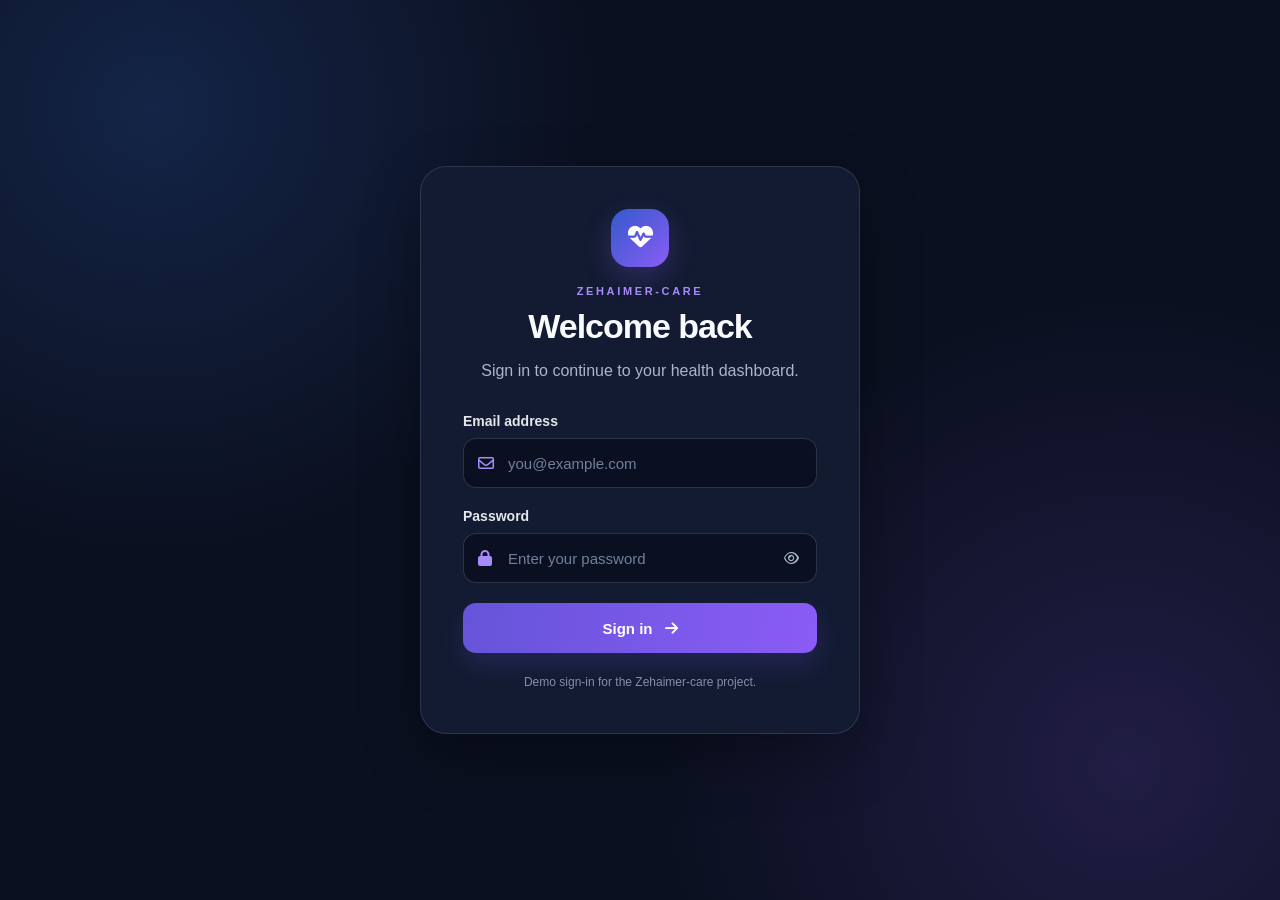
<file: Zehaimer-care-redesign/doma/index.html>
<!DOCTYPE html>
<html lang="en">
<head>
  <meta charset="UTF-8">
  <meta name="viewport" content="width=device-width, initial-scale=1.0">
  <meta name="theme-color" content="#0b1020">
  <title>Sign in | Zehaimer-care</title>
  <link rel="stylesheet" href="login/style.css">
  <link rel="stylesheet" href="https://cdnjs.cloudflare.com/ajax/libs/font-awesome/6.5.2/css/all.min.css">
</head>
<body class="login-page">
  <main class="login-card">
    <div class="brand-mark" aria-hidden="true"><i class="fa-solid fa-heart-pulse"></i></div>
    <p class="eyebrow">ZEHAIMER-CARE</p>
    <h1>Welcome back</h1>
    <p class="subtitle">Sign in to continue to your health dashboard.</p>

    <form id="loginForm" novalidate>
      <div class="input-group">
        <label for="email">Email address</label>
        <div class="input-wrap"><i class="fa-regular fa-envelope" aria-hidden="true"></i><input type="email" id="email" autocomplete="username" placeholder="you@example.com" required></div>
        <small id="emailError" class="error" aria-live="polite"></small>
      </div>
      <div class="input-group">
        <label for="password">Password</label>
        <div class="input-wrap password-wrap"><i class="fa-solid fa-lock" aria-hidden="true"></i><input type="password" id="password" autocomplete="current-password" placeholder="Enter your password" required><button type="button" id="togglePassword" class="toggle-password" aria-label="Show password"><i class="fa-regular fa-eye"></i></button></div>
        <small id="passwordError" class="error" aria-live="polite"></small>
      </div>
      <button type="submit" class="primary-button">Sign in <i class="fa-solid fa-arrow-right" aria-hidden="true"></i></button>
      <p class="form-note">Demo sign-in for the Zehaimer-care project.</p>
    </form>
  </main>
  <script src="login/main.js"></script>
</body>
</html>
</file>
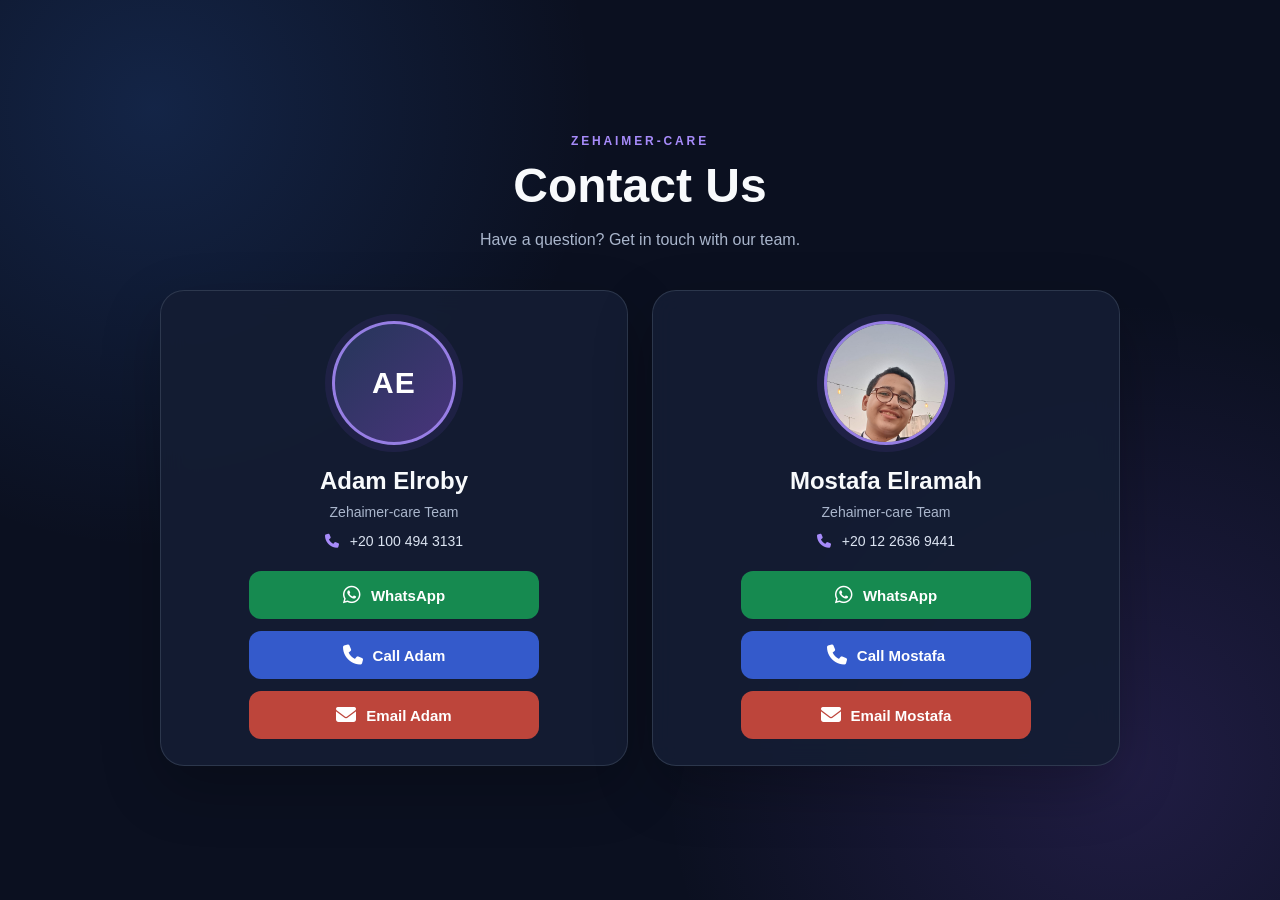
<file: Zehaimer-care-redesign/doma/contact us/contact.html>
<!DOCTYPE html>
<html lang="en">
<head>
    <meta charset="UTF-8">
    <meta name="viewport" content="width=device-width, initial-scale=1.0">
    <meta name="theme-color" content="#0b1020">
    <title>Contact Us | Zehaimer-care</title>
    <link rel="stylesheet" href="style.css">
    <link rel="stylesheet" href="https://cdnjs.cloudflare.com/ajax/libs/font-awesome/6.5.2/css/all.min.css">
</head>
<body>
    <main class="contact-container">
        <header class="page-heading">
            <p class="eyebrow">ZEHAIMER-CARE</p>
            <h1>Contact Us</h1>
            <p class="intro">Have a question? Get in touch with our team.</p>
        </header>

        <section class="contact-grid" aria-label="Contact team members">
            <article class="profile-card">
                <div class="profile-photo" aria-label="Adam Elroby profile image">
                    <span class="photo-fallback" aria-hidden="true">AE</span>
                </div>
                <h2>Adam Elroby</h2>
                <p class="role">Zehaimer-care Team</p>
                <p class="phone-line"><i class="fa-solid fa-phone" aria-hidden="true"></i> +20 100 494 3131</p>
                <div class="contact-actions">
                    <a href="https://wa.me/201004943131" target="_blank" rel="noopener noreferrer" class="contact-button whatsapp">
                        <i class="fab fa-whatsapp" aria-hidden="true"></i><span>WhatsApp</span>
                    </a>
                    <a href="tel:+201004943131" class="contact-button call">
                        <i class="fa-solid fa-phone" aria-hidden="true"></i><span>Call Adam</span>
                    </a>
                    <a href="mailto:adamelroby2011@gmail.com" class="contact-button gmail">
                        <i class="fas fa-envelope" aria-hidden="true"></i><span>Email Adam</span>
                    </a>
                </div>
            </article>

            <article class="profile-card">
                <div class="profile-photo">
                    <img src="images/mostafa-elramah.jpg" alt="Mostafa Elramah">
                </div>
                <h2>Mostafa Elramah</h2>
                <p class="role">Zehaimer-care Team</p>
                <p class="phone-line"><i class="fa-solid fa-phone" aria-hidden="true"></i> +20 12 2636 9441</p>
                <div class="contact-actions">
                    <a href="https://wa.me/201226369441" target="_blank" rel="noopener noreferrer" class="contact-button whatsapp">
                        <i class="fab fa-whatsapp" aria-hidden="true"></i><span>WhatsApp</span>
                    </a>
                    <a href="tel:+201226369441" class="contact-button call">
                        <i class="fa-solid fa-phone" aria-hidden="true"></i><span>Call Mostafa</span>
                    </a>
                    <a href="mailto:elrammah06@gmail.com" class="contact-button gmail">
                        <i class="fas fa-envelope" aria-hidden="true"></i><span>Email Mostafa</span>
                    </a>
                </div>
            </article>
        </section>
    </main>
</body>
</html>
</file>
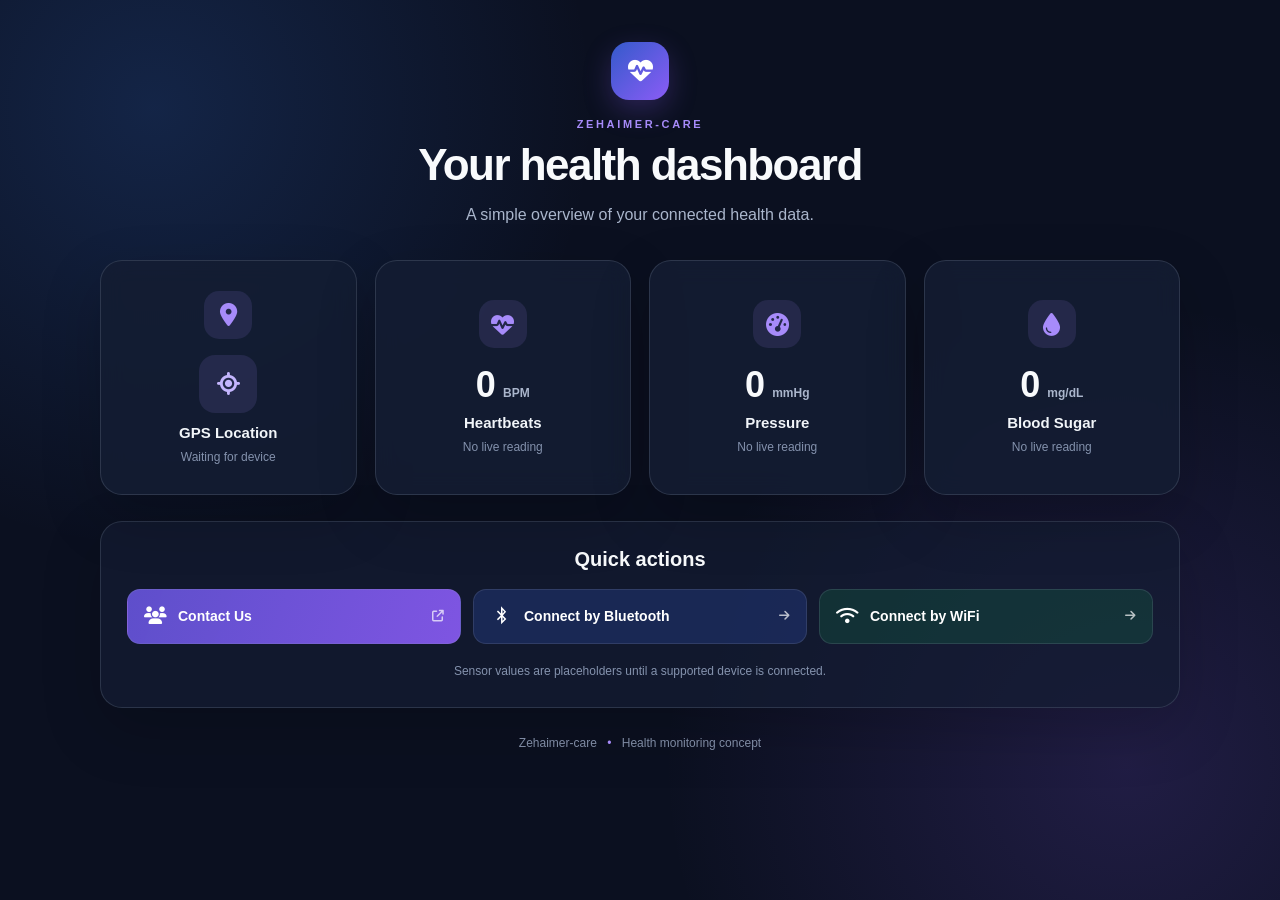
<file: Zehaimer-care-redesign/doma/main page/main.html>
<!DOCTYPE html>
<html lang="en">
<head>
  <meta charset="UTF-8">
  <meta name="viewport" content="width=device-width, initial-scale=1.0">
  <meta name="theme-color" content="#0b1020">
  <title>Dashboard | Zehaimer-care</title>
  <link rel="stylesheet" href="style.css">
  <link rel="stylesheet" href="https://cdnjs.cloudflare.com/ajax/libs/font-awesome/6.5.2/css/all.min.css">
</head>
<body>
  <main class="dashboard-shell">
    <header class="dashboard-header">
      <div class="brand-icon"><i class="fa-solid fa-heart-pulse" aria-hidden="true"></i></div>
      <p class="eyebrow">ZEHAIMER-CARE</p>
      <h1>Your health dashboard</h1>
      <p class="intro">A simple overview of your connected health data.</p>
    </header>

    <section class="data-container" aria-label="Health measurements">
      <article class="data-item gps">
        <div class="data-icon"><i class="fa-solid fa-location-dot" aria-hidden="true"></i></div>
        <div class="gps-placeholder" aria-label="GPS location not connected"><i class="fa-solid fa-location-crosshairs" aria-hidden="true"></i></div>
        <div class="data-label">GPS Location</div>
        <p class="data-status">Waiting for device</p>
      </article>
      <article class="data-item heartbeats">
        <div class="data-icon"><i class="fa-solid fa-heart-pulse" aria-hidden="true"></i></div>
        <div class="data-value">0 <span>BPM</span></div>
        <div class="data-label">Heartbeats</div>
        <p class="data-status">No live reading</p>
      </article>
      <article class="data-item pressure">
        <div class="data-icon"><i class="fa-solid fa-gauge-high" aria-hidden="true"></i></div>
        <div class="data-value">0 <span>mmHg</span></div>
        <div class="data-label">Pressure</div>
        <p class="data-status">No live reading</p>
      </article>
      <article class="data-item sugar">
        <div class="data-icon"><i class="fa-solid fa-droplet" aria-hidden="true"></i></div>
        <div class="data-value">0 <span>mg/dL</span></div>
        <div class="data-label">Blood Sugar</div>
        <p class="data-status">No live reading</p>
      </article>
    </section>

    <section class="actions-panel" aria-label="Site actions">
      <h2>Quick actions</h2>
      <div class="bottom-section">
        <a href="../contact%20us/contact.html" class="action-button contact-us"><i class="fa-solid fa-users" aria-hidden="true"></i><span>Contact Us</span><i class="fa-solid fa-arrow-up-right-from-square arrow" aria-hidden="true"></i></a>
        <button type="button" id="bluetoothButton" class="action-button bluetooth"><i class="fa-brands fa-bluetooth-b" aria-hidden="true"></i><span>Connect by Bluetooth</span><i class="fa-solid fa-arrow-right arrow" aria-hidden="true"></i></button>
        <button type="button" id="wifiButton" class="action-button wifi"><i class="fa-solid fa-wifi" aria-hidden="true"></i><span>Connect by WiFi</span><i class="fa-solid fa-arrow-right arrow" aria-hidden="true"></i></button>
      </div>
      <p class="dashboard-note">Sensor values are placeholders until a supported device is connected.</p>
    </section>
    <footer class="dashboard-footer">Zehaimer-care <span>•</span> Health monitoring concept</footer>
  </main>
  <script src="main.js"></script>
</body>
</html>
</file>
<file: Zehaimer-care-redesign/doma/login/style.css>
:root {
  color-scheme: dark;
  --page-bg: #0b1020;
  --card-bg: rgba(20, 29, 51, .92);
  --card-border: rgba(148, 163, 184, .20);
  --text: #f8fafc;
  --muted: #aab6cc;
  --accent: #a78bfa;
  --accent-strong: #8b5cf6;
  --danger: #fca5a5;
}
* { box-sizing: border-box; }
body {
  min-height: 100vh; margin: 0; padding: 28px 16px; display: grid; place-items: center;
  font-family: Arial, Helvetica, sans-serif; color: var(--text);
  background: radial-gradient(circle at 12% 12%, rgba(59,130,246,.18), transparent 32%),
              radial-gradient(circle at 88% 85%, rgba(139,92,246,.17), transparent 34%), var(--page-bg);
}
.login-card {
  width: min(100%, 440px); padding: clamp(26px, 5vw, 42px); border: 1px solid var(--card-border);
  border-radius: 26px; background: var(--card-bg); box-shadow: 0 22px 60px rgba(0,0,0,.3); backdrop-filter: blur(12px);
}
.brand-mark { width: 58px; height: 58px; margin: 0 auto 18px; display: grid; place-items: center; border-radius: 18px; color: white; font-size: 25px; background: linear-gradient(135deg,#345acb,#8b5cf6); box-shadow: 0 10px 28px rgba(139,92,246,.25); }
.eyebrow { margin: 0 0 10px; text-align: center; color: var(--accent); font-size: 11px; font-weight: 800; letter-spacing: .24em; }
h1 { margin: 0; text-align: center; font-size: clamp(28px, 6vw, 34px); letter-spacing: -.03em; }
.subtitle { margin: 12px 0 30px; color: var(--muted); text-align: center; line-height: 1.6; }
.input-group { margin-bottom: 20px; }
label { display: block; margin-bottom: 9px; color: #e5e7eb; font-size: 14px; font-weight: 700; }
.input-wrap { position: relative; display: flex; align-items: center; }
.input-wrap > i { position: absolute; left: 15px; color: var(--accent); pointer-events: none; }
input { width: 100%; min-height: 50px; padding: 13px 46px 13px 44px; border: 1px solid rgba(148,163,184,.24); border-radius: 13px; outline: none; color: var(--text); background: rgba(7,12,26,.62); font-size: 15px; transition: border-color .18s, box-shadow .18s; }
input::placeholder { color: #71809b; }
input:focus { border-color: var(--accent); box-shadow: 0 0 0 3px rgba(167,139,250,.13); }
.toggle-password { position: absolute; right: 8px; top: 7px; width: 36px; height: 36px; border: 0; border-radius: 9px; color: var(--muted); background: transparent; cursor: pointer; }
.toggle-password:hover { color: white; background: rgba(167,139,250,.12); }
.error { display: none; margin-top: 7px; color: var(--danger); font-size: 12px; }
.primary-button { display: flex; align-items: center; justify-content: center; gap: 12px; width: 100%; min-height: 50px; margin-top: 8px; border: 0; border-radius: 13px; color: white; background: linear-gradient(100deg,#6554d9,#8b5cf6); box-shadow: 0 12px 24px rgba(99,82,217,.2); font-size: 15px; font-weight: 800; cursor: pointer; transition: transform .18s, filter .18s; }
.primary-button:hover { transform: translateY(-2px); filter: brightness(1.08); }
.form-note { margin: 20px 0 0; color: #8390a8; text-align: center; font-size: 12px; line-height: 1.5; }
@media (prefers-reduced-motion: reduce) { *, *::before, *::after { transition: none !important; } }
</file>
<file: Zehaimer-care-redesign/doma/contact us/style.css>
:root {
    color-scheme: dark;
    --page-bg: #0b1020;
    --card-bg: rgba(20, 29, 51, 0.90);
    --card-border: rgba(148, 163, 184, 0.20);
    --text: #f8fafc;
    --muted: #aab6cc;
    --accent: #a78bfa;
}

* { box-sizing: border-box; }

body {
    min-height: 100vh;
    margin: 0;
    padding: 48px 20px;
    display: flex;
    justify-content: center;
    align-items: center;
    font-family: Arial, Helvetica, sans-serif;
    color: var(--text);
    background:
        radial-gradient(circle at 12% 12%, rgba(59, 130, 246, 0.18), transparent 32%),
        radial-gradient(circle at 88% 85%, rgba(139, 92, 246, 0.17), transparent 34%),
        var(--page-bg);
}

.contact-container {
    width: min(100%, 960px);
    margin: auto;
    text-align: center;
}

.page-heading { margin: 0 auto 38px; }
.eyebrow {
    margin: 0 0 12px;
    color: var(--accent);
    font-size: 12px;
    font-weight: 800;
    letter-spacing: 0.24em;
}
.page-heading h1 {
    margin: 0;
    color: var(--text);
    font-size: clamp(34px, 5vw, 48px);
    line-height: 1.1;
}
.intro {
    margin: 14px 0 0;
    color: var(--muted);
    font-size: 16px;
    line-height: 1.6;
}

.contact-grid {
    display: grid;
    grid-template-columns: repeat(2, minmax(0, 1fr));
    gap: 24px;
    align-items: stretch;
}
.profile-card {
    min-width: 0;
    display: flex;
    flex-direction: column;
    align-items: center;
    padding: 30px 24px 26px;
    border: 1px solid var(--card-border);
    border-radius: 24px;
    background: var(--card-bg);
    box-shadow: 0 22px 60px rgba(0, 0, 0, 0.24);
    backdrop-filter: blur(12px);
}
.profile-photo {
    position: relative;
    display: grid;
    place-items: center;
    width: 124px;
    height: 124px;
    margin-bottom: 20px;
    overflow: hidden;
    border: 3px solid rgba(167, 139, 250, 0.85);
    border-radius: 50%;
    background: linear-gradient(135deg, #253659, #49347c);
    box-shadow: 0 0 0 7px rgba(139, 92, 246, 0.10);
}
.profile-photo img {
    position: absolute;
    inset: 0;
    z-index: 1;
    width: 100%;
    height: 100%;
    object-fit: cover;
    object-position: center 35%;
}
.photo-fallback {
    display: grid;
    place-items: center;
    color: #fff;
    font-size: 30px;
    font-weight: 800;
    letter-spacing: 0.04em;
}
.profile-card h2 {
    margin: 0;
    font-size: 24px;
    line-height: 1.3;
}
.role {
    margin: 8px 0 13px;
    color: var(--muted);
    font-size: 14px;
}
.phone-line {
    margin: 0 0 22px;
    color: #dce4f2;
    font-size: 14px;
}
.phone-line i { margin-right: 7px; color: var(--accent); }
.contact-actions {
    width: 100%;
    display: flex;
    flex-direction: column;
    align-items: center;
    gap: 12px;
    margin-top: auto;
}
.contact-button {
    width: min(100%, 290px);
    min-height: 48px;
    display: inline-flex;
    justify-content: center;
    align-items: center;
    gap: 10px;
    padding: 12px 18px;
    border: 1px solid transparent;
    border-radius: 12px;
    color: #fff;
    text-decoration: none;
    font-size: 15px;
    font-weight: 700;
    transition: transform 160ms ease, filter 160ms ease, box-shadow 160ms ease;
}
.contact-button:hover {
    transform: translateY(-2px);
    filter: brightness(1.08);
    box-shadow: 0 8px 22px rgba(0, 0, 0, 0.18);
}
.contact-button:focus-visible { outline: 3px solid #c4b5fd; outline-offset: 3px; }
.contact-button i { font-size: 20px; }
.contact-button.whatsapp { background: #168a50; }
.contact-button.call { background: #345acb; }
.contact-button.gmail { background: #bd453b; }

@media (max-width: 640px) {
    body { align-items: flex-start; padding: 34px 16px; }
    .page-heading { margin-bottom: 28px; }
    .contact-grid { grid-template-columns: 1fr; gap: 18px; }
    .profile-card { padding: 26px 20px 24px; }
}
</file>
<file: Zehaimer-care-redesign/doma/main page/style.css>
:root {
  color-scheme: dark;
  --page-bg: #0b1020;
  --card-bg: rgba(20, 29, 51, .88);
  --card-border: rgba(148, 163, 184, .20);
  --text: #f8fafc;
  --muted: #aab6cc;
  --accent: #a78bfa;
}
* { box-sizing: border-box; }
body {
  min-height: 100vh; margin: 0; padding: 42px 20px 26px; font-family: Arial, Helvetica, sans-serif; color: var(--text);
  background: radial-gradient(circle at 12% 12%, rgba(59,130,246,.18), transparent 32%),
              radial-gradient(circle at 88% 85%, rgba(139,92,246,.17), transparent 34%), var(--page-bg);
}
.dashboard-shell { width: min(100%, 1080px); margin: 0 auto; }
.dashboard-header { text-align: center; margin: 0 auto 32px; }
.brand-icon { display: grid; place-items: center; width: 58px; height: 58px; margin: 0 auto 18px; border-radius: 18px; color: #fff; font-size: 25px; background: linear-gradient(135deg,#345acb,#8b5cf6); box-shadow: 0 10px 28px rgba(139,92,246,.25); }
.eyebrow { margin: 0 0 10px; color: var(--accent); font-size: 11px; font-weight: 800; letter-spacing: .24em; }
h1 { margin: 0; font-size: clamp(30px, 5vw, 44px); letter-spacing: -.035em; }
.intro { margin: 12px 0 0; color: var(--muted); line-height: 1.6; }
.data-container { display: grid; grid-template-columns: repeat(4, minmax(0, 1fr)); gap: 18px; }
.data-item { min-width: 0; min-height: 235px; display: flex; flex-direction: column; align-items: center; justify-content: center; padding: 24px 18px; border: 1px solid var(--card-border); border-radius: 22px; text-align: center; background: var(--card-bg); box-shadow: 0 22px 60px rgba(0,0,0,.20); backdrop-filter: blur(12px); transition: transform .18s, border-color .18s; }
.data-item:hover { transform: translateY(-3px); border-color: rgba(167,139,250,.5); }
.data-icon { display: grid; place-items: center; width: 48px; height: 48px; margin-bottom: 16px; border-radius: 15px; color: var(--accent); background: rgba(167,139,250,.12); font-size: 23px; }
.gps-placeholder { display: grid; place-items: center; width: 58px; height: 58px; margin-bottom: 11px; border-radius: 16px; color: #c4b5fd; background: rgba(167,139,250,.12); font-size: 23px; }
.data-value { margin: 0 0 8px; font-size: clamp(27px, 3vw, 36px); font-weight: 800; letter-spacing: -.04em; }
.data-value span { color: var(--muted); font-size: 12px; font-weight: 700; letter-spacing: 0; }
.data-label { color: #f1f5f9; font-size: 15px; font-weight: 700; }
.data-status { margin: 9px 0 0; color: #8492ad; font-size: 12px; }
.actions-panel { margin-top: 26px; padding: 26px; border: 1px solid var(--card-border); border-radius: 22px; background: rgba(20,29,51,.72); box-shadow: 0 22px 60px rgba(0,0,0,.18); }
.actions-panel h2 { margin: 0 0 18px; text-align: center; font-size: 20px; }
.bottom-section { display: grid; grid-template-columns: repeat(3, minmax(0,1fr)); gap: 12px; }
.action-button { min-width: 0; min-height: 55px; display: flex; align-items: center; justify-content: flex-start; gap: 12px; padding: 14px 16px; border: 1px solid rgba(148,163,184,.18); border-radius: 13px; color: #fff; text-align: left; text-decoration: none; font: inherit; font-size: 14px; font-weight: 700; cursor: pointer; transition: transform .18s, filter .18s, border-color .18s; }
.action-button > i:first-child { width: 22px; text-align: center; font-size: 18px; }
.action-button span { flex: 1; }
.action-button .arrow { color: rgba(255,255,255,.7); font-size: 12px; }
.action-button:hover { transform: translateY(-2px); filter: brightness(1.08); border-color: rgba(196,181,253,.5); }
.contact-us { background: linear-gradient(110deg,rgba(101,84,217,.92),rgba(139,92,246,.9)); }
.bluetooth { background: rgba(52,90,203,.25); }
.wifi { background: rgba(22,138,80,.22); }
.dashboard-note { margin: 18px 0 0; color: #8492ad; text-align: center; font-size: 12px; line-height: 1.6; }
.dashboard-footer { margin-top: 28px; color: #7f8ba3; text-align: center; font-size: 12px; }
.dashboard-footer span { padding: 0 7px; color: var(--accent); }
@media (max-width: 850px) { .data-container { grid-template-columns: repeat(2,minmax(0,1fr)); } .bottom-section { grid-template-columns: 1fr; } }
@media (max-width: 480px) { body { padding: 30px 14px 22px; } .data-container { gap: 12px; } .data-item { min-height: 205px; padding: 20px 12px; border-radius: 18px; } .actions-panel { padding: 18px 14px; } .action-button { padding: 13px 12px; } }
@media (prefers-reduced-motion: reduce) { *, *::before, *::after { transition: none !important; } }
</file>
